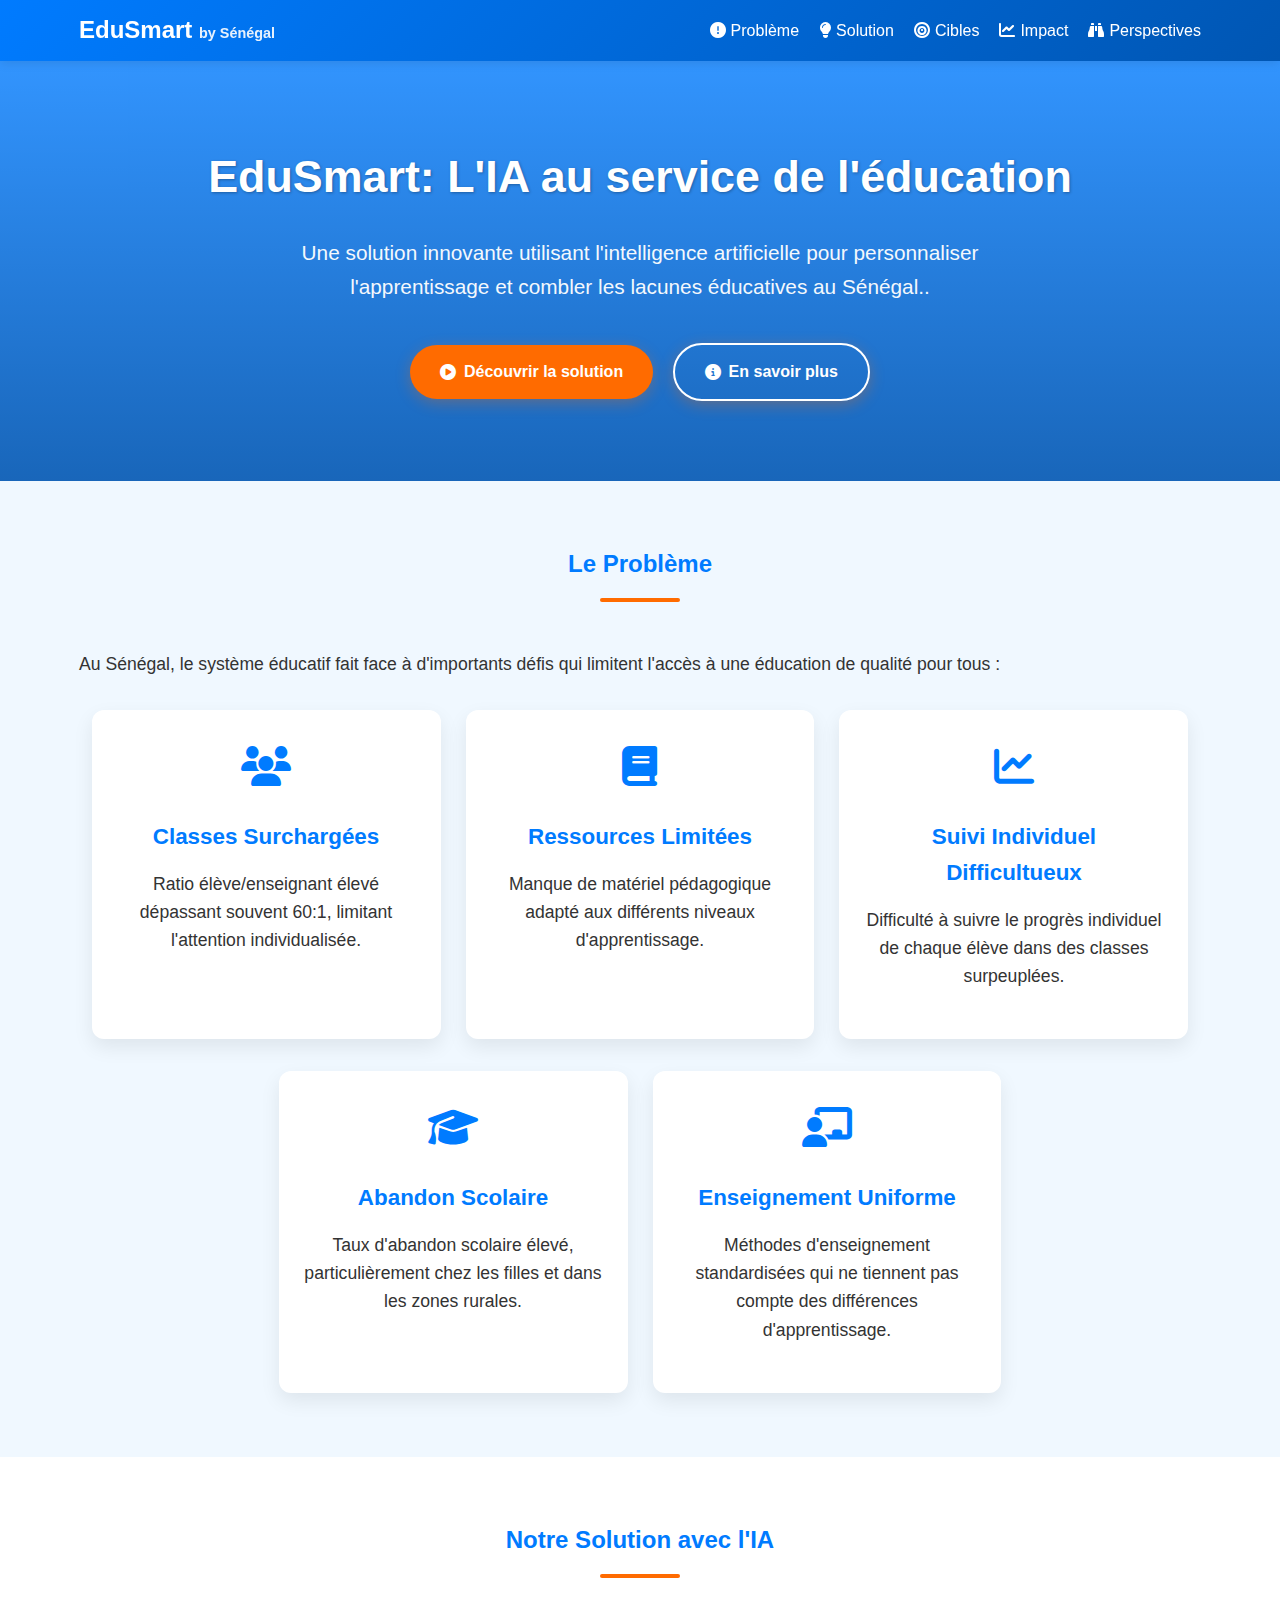
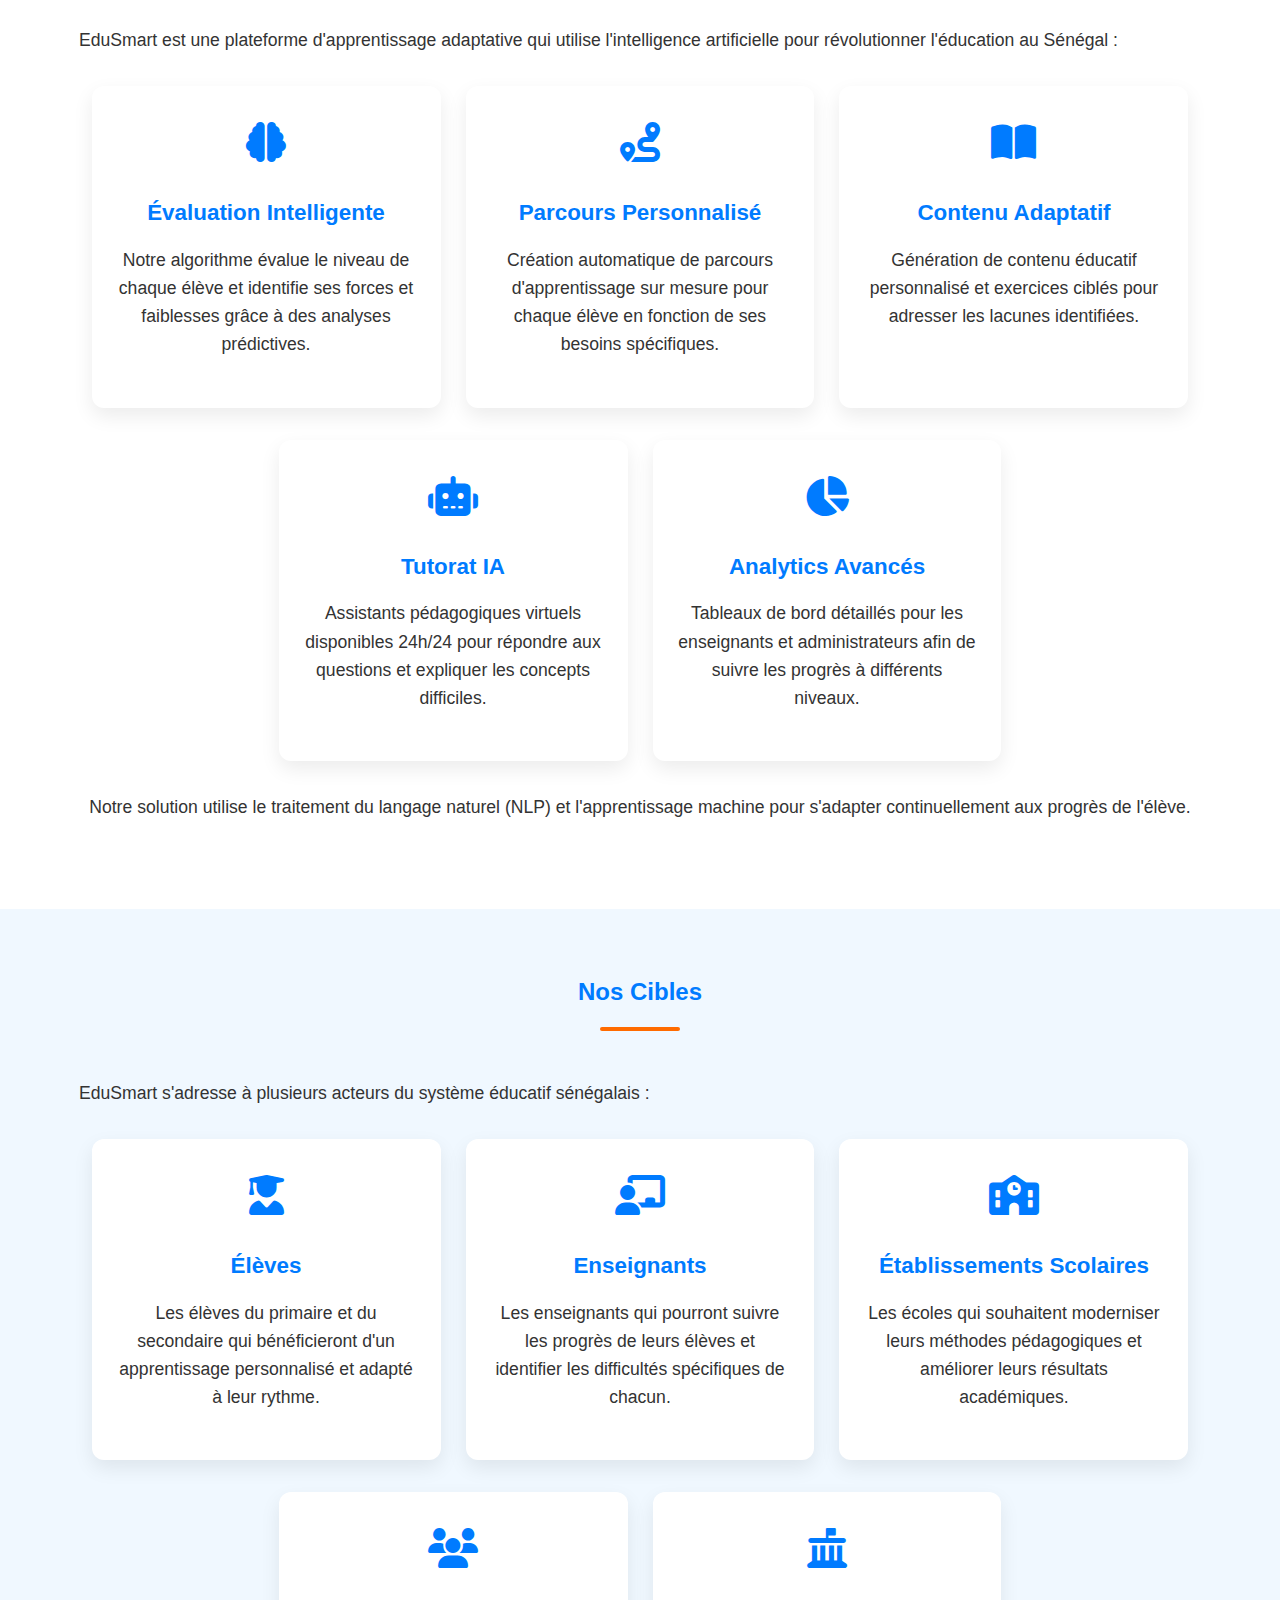
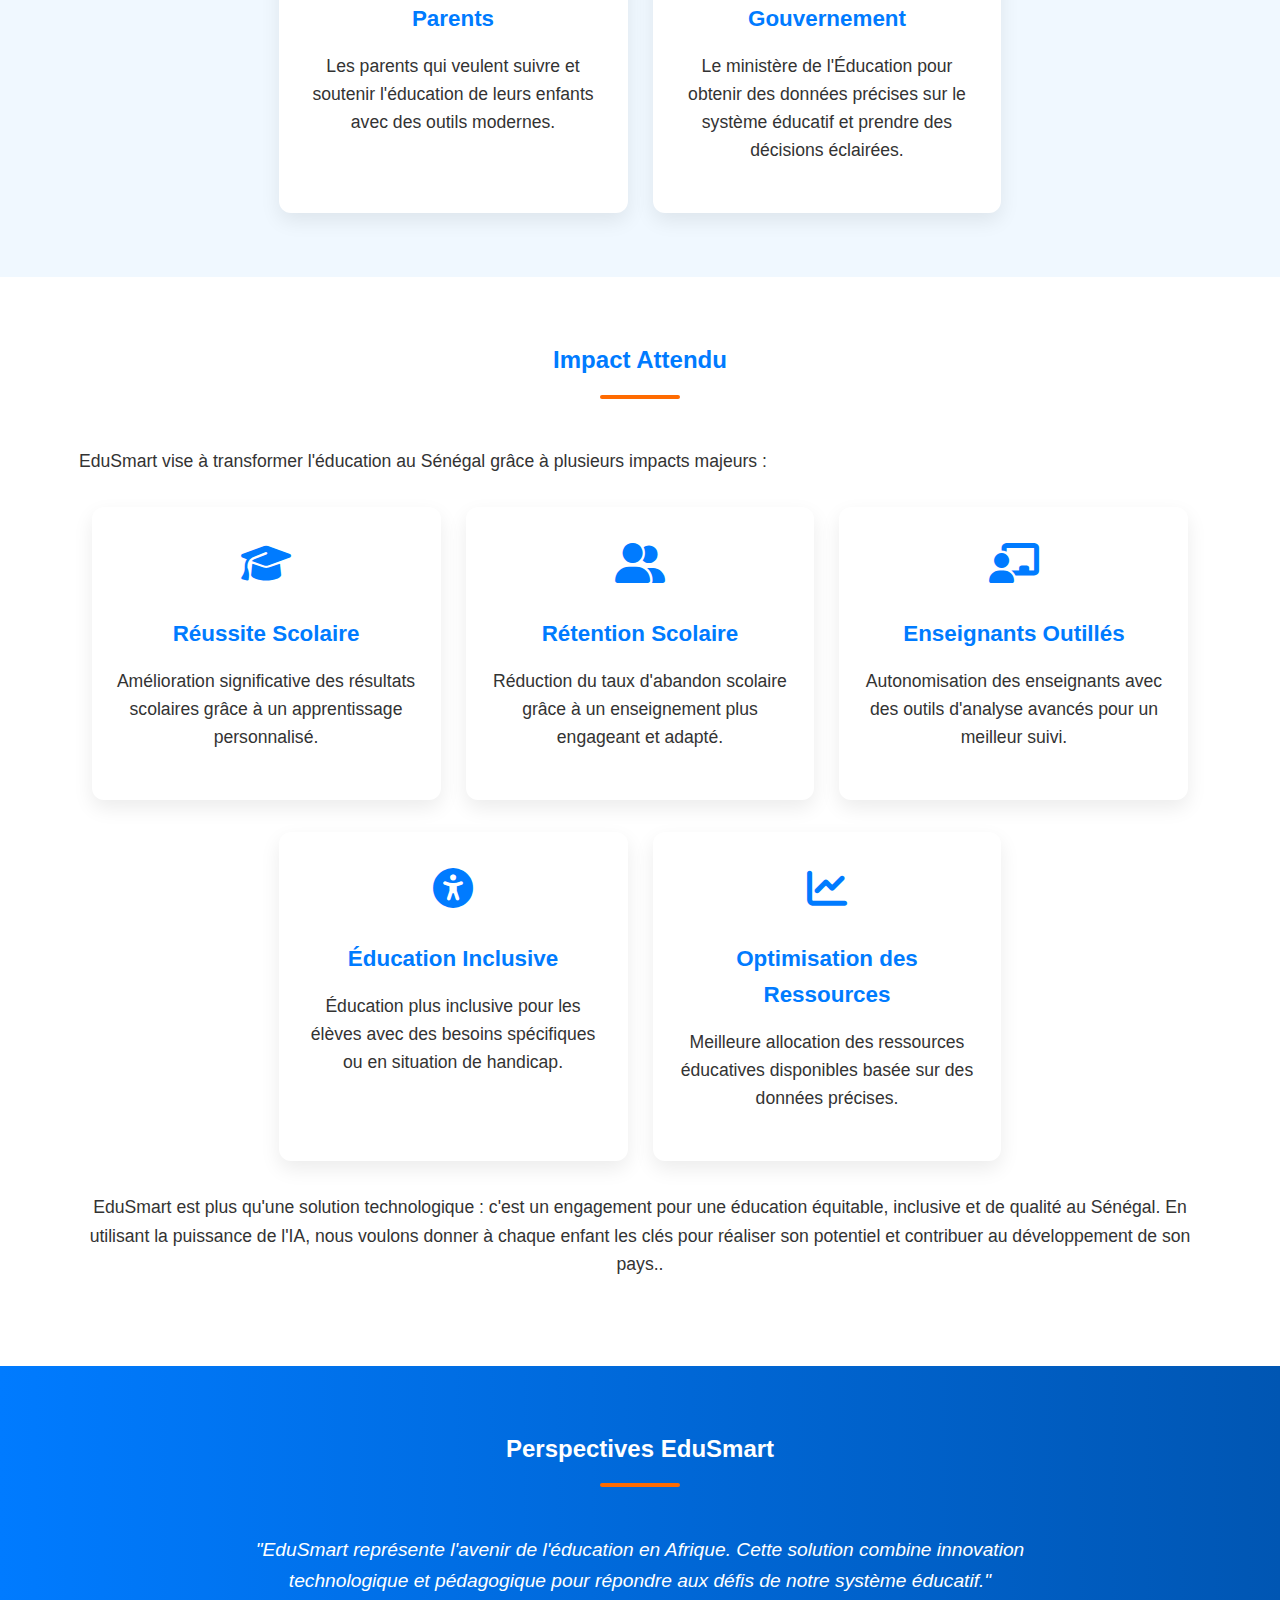
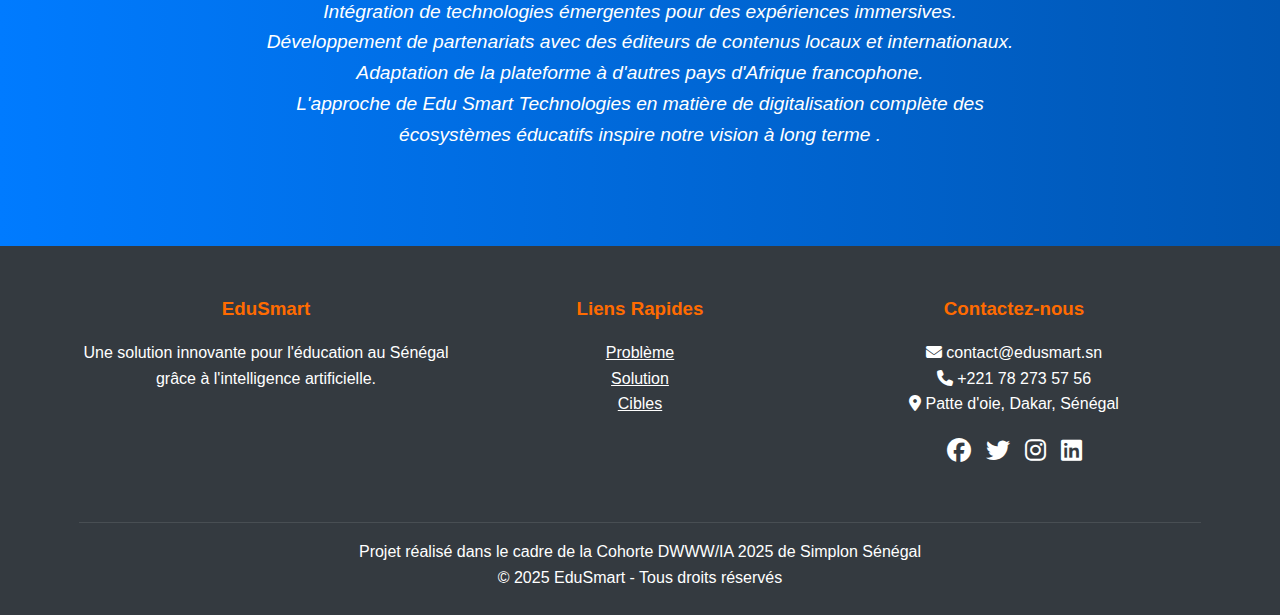
<file: index.html>
<!DOCTYPE html>
<html lang="fr">
<head>
    <meta charset="UTF-8">
    <meta name="viewport" content="width=device-width, initial-scale=1.0">
    <title>EduSmart - Solution IA pour l'Éducation</title>
    <link rel="stylesheet" href="style.css">
    <link rel="stylesheet" href="https://cdnjs.cloudflare.com/ajax/libs/font-awesome/6.4.0/css/all.min.css">
    
</head>
<body>
    <!-- En-tête -->
    <header>
        <div class="container">
            <div class="header-content">
                <div class="logo">
                    <div class="logo-text">
                        <h1>EduSmart <span>by Sénégal</span></h1>
                    </div>
                </div>
                
                <button class="menu-toggle" id="menuToggle">
                    <i class="fas fa-bars"></i>
                </button>
                
                <nav id="mainNav">
                    <ul>
                        <li><a href="#problem"><i class="fas fa-exclamation-circle"></i> Problème</a></li>
                        <li><a href="#solution"><i class="fas fa-lightbulb"></i> Solution</a></li>
                        <li><a href="#target"><i class="fas fa-bullseye"></i> Cibles</a></li>
                        <li><a href="#impact"><i class="fas fa-chart-line"></i> Impact</a></li>
                        <li><a href="#perspectives"><i class="fas fa-binoculars"></i> Perspectives</a></li>
                    </ul>
                </nav>
            </div>
        </div>
    </header>

    <!-- Hero Section -->
    <section class="hero">
        <div class="container">
            <h2>EduSmart: L'IA au service de l'éducation</h2>
            <p>Une solution innovante utilisant l'intelligence artificielle pour personnaliser l'apprentissage et combler les lacunes éducatives au Sénégal..</p>
            <div class="btn-container">
                <a href="#solution" class="btn"><i class="fas fa-play-circle"></i> Découvrir la solution</a>
                <a href="#contact" class="btn btn-outline"><i class="fas fa-info-circle"></i> En savoir plus</a>
            </div>
        </div>
    </section>

    <!-- Problème Section -->
    <section id="problem" class="section problem-section">
        <div class="container">
            <h2 class="section-title">Le Problème</h2>
            <p>Au Sénégal, le système éducatif fait face à d'importants défis qui limitent l'accès à une éducation de qualité pour tous :</p>
            
            <div class="features">
                <div class="feature-card">
                    <div class="feature-icon">
                        <i class="fas fa-users"></i>
                    </div>
                    <h3>Classes Surchargées</h3>
                    <p>Ratio élève/enseignant élevé dépassant souvent 60:1, limitant l'attention individualisée.</p>
                </div>
                
                <div class="feature-card">
                    <div class="feature-icon">
                        <i class="fas fa-book"></i>
                    </div>
                    <h3>Ressources Limitées</h3>
                    <p>Manque de matériel pédagogique adapté aux différents niveaux d'apprentissage.</p>
                </div>
                
                <div class="feature-card">
                    <div class="feature-icon">
                        <i class="fas fa-chart-line"></i>
                    </div>
                    <h3>Suivi Individuel Difficultueux</h3>
                    <p>Difficulté à suivre le progrès individuel de chaque élève dans des classes surpeuplées.</p>
                </div>
            </div>
            
            <div class="features">
                <div class="feature-card">
                    <div class="feature-icon">
                        <i class="fas fa-graduation-cap"></i>
                    </div>
                    <h3>Abandon Scolaire</h3>
                    <p>Taux d'abandon scolaire élevé, particulièrement chez les filles et dans les zones rurales.</p>
                </div>
                
                <div class="feature-card">
                    <div class="feature-icon">
                        <i class="fas fa-chalkboard-teacher"></i>
                    </div>
                    <h3>Enseignement Uniforme</h3>
                    <p>Méthodes d'enseignement standardisées qui ne tiennent pas compte des différences d'apprentissage.</p>
                </div>
            </div>
        </div>
    </section>

    <!-- Solution Section -->
    <section id="solution" class="section solution-section">
        <div class="container">
            <h2 class="section-title">Notre Solution avec l'IA</h2>
            <p>EduSmart est une plateforme d'apprentissage adaptative qui utilise l'intelligence artificielle pour révolutionner l'éducation au Sénégal :</p>
            
            <div class="features">
                <div class="feature-card">
                    <div class="feature-icon">
                        <i class="fas fa-brain"></i>
                    </div>
                    <h3>Évaluation Intelligente</h3>
                    <p>Notre algorithme évalue le niveau de chaque élève et identifie ses forces et faiblesses grâce à des analyses prédictives.</p>
                </div>
                
                <div class="feature-card">
                    <div class="feature-icon">
                        <i class="fas fa-route"></i>
                    </div>
                    <h3>Parcours Personnalisé</h3>
                    <p>Création automatique de parcours d'apprentissage sur mesure pour chaque élève en fonction de ses besoins spécifiques.</p>
                </div>
                
                <div class="feature-card">
                    <div class="feature-icon">
                        <i class="fas fa-book-open"></i>
                    </div>
                    <h3>Contenu Adaptatif</h3>
                    <p>Génération de contenu éducatif personnalisé et exercices ciblés pour adresser les lacunes identifiées.</p>
                </div>
            </div>
            
            <div class="features">
                <div class="feature-card">
                    <div class="feature-icon">
                        <i class="fas fa-robot"></i>
                    </div>
                    <h3>Tutorat IA</h3>
                    <p>Assistants pédagogiques virtuels disponibles 24h/24 pour répondre aux questions et expliquer les concepts difficiles.</p>
                </div>
                
                <div class="feature-card">
                    <div class="feature-icon">
                        <i class="fas fa-chart-pie"></i>
                    </div>
                    <h3>Analytics Avancés</h3>
                    <p>Tableaux de bord détaillés pour les enseignants et administrateurs afin de suivre les progrès à différents niveaux.</p>
                </div>
            </div>
            
            <p style="text-align: center; margin-top: 2rem;">Notre solution utilise le traitement du langage naturel (NLP) et l'apprentissage machine pour s'adapter continuellement aux progrès de l'élève.</p>
        </div>
    </section>

    <!-- Cibles Section -->
    <section id="target" class="section target-section">
        <div class="container">
            <h2 class="section-title">Nos Cibles</h2>
            <p>EduSmart s'adresse à plusieurs acteurs du système éducatif sénégalais :</p>
            
            <div class="features">
                <div class="feature-card">
                    <div class="feature-icon">
                        <i class="fas fa-user-graduate"></i>
                    </div>
                    <h3>Élèves</h3>
                    <p>Les élèves du primaire et du secondaire qui bénéficieront d'un apprentissage personnalisé et adapté à leur rythme.</p>
                </div>
                
                <div class="feature-card">
                    <div class="feature-icon">
                        <i class="fas fa-chalkboard-teacher"></i>
                    </div>
                    <h3>Enseignants</h3>
                    <p>Les enseignants qui pourront suivre les progrès de leurs élèves et identifier les difficultés spécifiques de chacun.</p>
                </div>
                
                <div class="feature-card">
                    <div class="feature-icon">
                        <i class="fas fa-school"></i>
                    </div>
                    <h3>Établissements Scolaires</h3>
                    <p>Les écoles qui souhaitent moderniser leurs méthodes pédagogiques et améliorer leurs résultats académiques.</p>
                </div>
            </div>
            
            <div class="features">
                <div class="feature-card">
                    <div class="feature-icon">
                        <i class="fas fa-users"></i>
                    </div>
                    <h3>Parents</h3>
                    <p>Les parents qui veulent suivre et soutenir l'éducation de leurs enfants avec des outils modernes.</p>
                </div>
                
                <div class="feature-card">
                    <div class="feature-icon">
                      <i class="fa-solid fa-landmark-flag"></i>
                    </div>
                    <h3>Gouvernement</h3>
                    <p>Le ministère de l'Éducation pour obtenir des données précises sur le système éducatif et prendre des décisions éclairées.</p>
                </div>
            </div>
        </div>
    </section>

    <!-- Impact Section -->
    <section id="impact" class="section impact-section">
        <div class="container">
            <h2 class="section-title">Impact Attendu</h2>
            <p>EduSmart vise à transformer l'éducation au Sénégal grâce à plusieurs impacts majeurs :</p>
            
            <div class="features">
                <div class="feature-card">
                    <div class="feature-icon">
                        <i class="fas fa-graduation-cap"></i>
                    </div>
                    <h3>Réussite Scolaire</h3>
                    <p>Amélioration significative des résultats scolaires grâce à un apprentissage personnalisé.</p>
                </div>
                
                <div class="feature-card">
                    <div class="feature-icon">
                        <i class="fas fa-user-friends"></i>
                    </div>
                    <h3>Rétention Scolaire</h3>
                    <p>Réduction du taux d'abandon scolaire grâce à un enseignement plus engageant et adapté.</p>
                </div>
                
                <div class="feature-card">
                    <div class="feature-icon">
                        <i class="fas fa-chalkboard-teacher"></i>
                    </div>
                    <h3>Enseignants Outillés</h3>
                    <p>Autonomisation des enseignants avec des outils d'analyse avancés pour un meilleur suivi.</p>
                </div>
            </div>
            
            <div class="features">
                <div class="feature-card">
                    <div class="feature-icon">
                        <i class="fas fa-universal-access"></i>
                    </div>
                    <h3>Éducation Inclusive</h3>
                    <p>Éducation plus inclusive pour les élèves avec des besoins spécifiques ou en situation de handicap.</p>
                </div>
                
                <div class="feature-card">
                    <div class="feature-icon">
                        <i class="fas fa-chart-line"></i>
                    </div>
                    <h3>Optimisation des Ressources</h3>
                    <p>Meilleure allocation des ressources éducatives disponibles basée sur des données précises.</p>
                </div>
            </div>
            
            <p style="text-align: center; margin-top: 2rem;">EduSmart est plus qu'une solution technologique : c'est un engagement pour une éducation équitable, inclusive et de qualité au Sénégal. 
                En utilisant la puissance de l'IA, nous voulons donner à chaque enfant les clés 
                pour réaliser son potentiel et contribuer au développement de son pays..</p>
        </div>
    </section>

    <!-- Témoignages Section -->
    <section id="perspectives" class="testimonials">
        <div class="container">
            <h2 class="section-title" style="color: white;">Perspectives EduSmart</h2>
            <div class="testimonial-container">
                <p class="testimonial">"EduSmart représente l'avenir de l'éducation en Afrique. Cette solution combine innovation technologique et pédagogique pour répondre aux défis de notre système éducatif." <br>
                    Intégration de technologies émergentes pour des expériences immersives. <br>

Développement de partenariats avec des éditeurs de contenus locaux et internationaux. <br>
Adaptation de la plateforme à d'autres pays d'Afrique francophone. <br>
L'approche de Edu Smart Technologies en matière de digitalisation complète des écosystèmes éducatifs inspire notre vision à long terme .
</p>
                <p class="testimonial-author"></p>
            </div>
        </div>
    </section>

    

    <!-- Pied de page -->
    <footer>
        <div class="container">
            <div class="footer-content">
                <div class="footer-section">
                    <h3>EduSmart</h3>
                    <p>Une solution innovante pour l'éducation au Sénégal grâce à l'intelligence artificielle.
                        
                    </p>
                </div>
                
                <div class="footer-section">
                    <h3>Liens Rapides</h3>
                    <p><a href="#problem" style="color: white;">Problème</a></p>
                    <p><a href="#solution" style="color: white;">Solution</a></p>
                    <p><a href="#target" style="color: white;">Cibles</a></p>
                </div>
                
                <div class="footer-section contact">
                    <h3>Contactez-nous</h3>
                    <p><i class="fas fa-envelope"></i> contact@edusmart.sn</p>
                    <p><i class="fas fa-phone"></i> +221 78 273 57 56</p>
                    <p><i class="fas fa-map-marker-alt"></i> Patte d'oie, Dakar, Sénégal</p>
                    <div class="social-icons">
                <a href="#"><i class="fab fa-facebook"></i></a>
                <a href="#"><i class="fab fa-twitter"></i></a>
                <a href="#"><i class="fab fa-instagram"></i></a>
                <a href="#"><i class="fab fa-linkedin"></i></a>
            </div>
                </div>
            </div>
            
            <div class="copyright">
                <p>Projet réalisé dans le cadre de la Cohorte DWWW/IA 2025 de Simplon Sénégal</p>
                <p>© 2025 EduSmart - Tous droits réservés</p>
            </div>
        </div>
    </footer>

    <script>
        // Menu mobile toggle
        document.getElementById('menuToggle').addEventListener('click', function() {
            document.getElementById('mainNav').classList.toggle('active');
        });
        
        // Smooth scrolling for navigation links
        document.querySelectorAll('a[href^="#"]').forEach(anchor => {
            anchor.addEventListener('click', function (e) {
                e.preventDefault();
                
                const targetId = this.getAttribute('href');
                if (targetId === '#') return;
                
                const targetElement = document.querySelector(targetId);
                if (targetElement) {
                    window.scrollTo({
                        top: targetElement.offsetTop - 80,
                        behavior: 'smooth'
                    });
                    
                    // Close mobile menu if open
                    document.getElementById('mainNav').classList.remove('active');
                }
            });
        });
    </script>
</body>
</html>
</file>
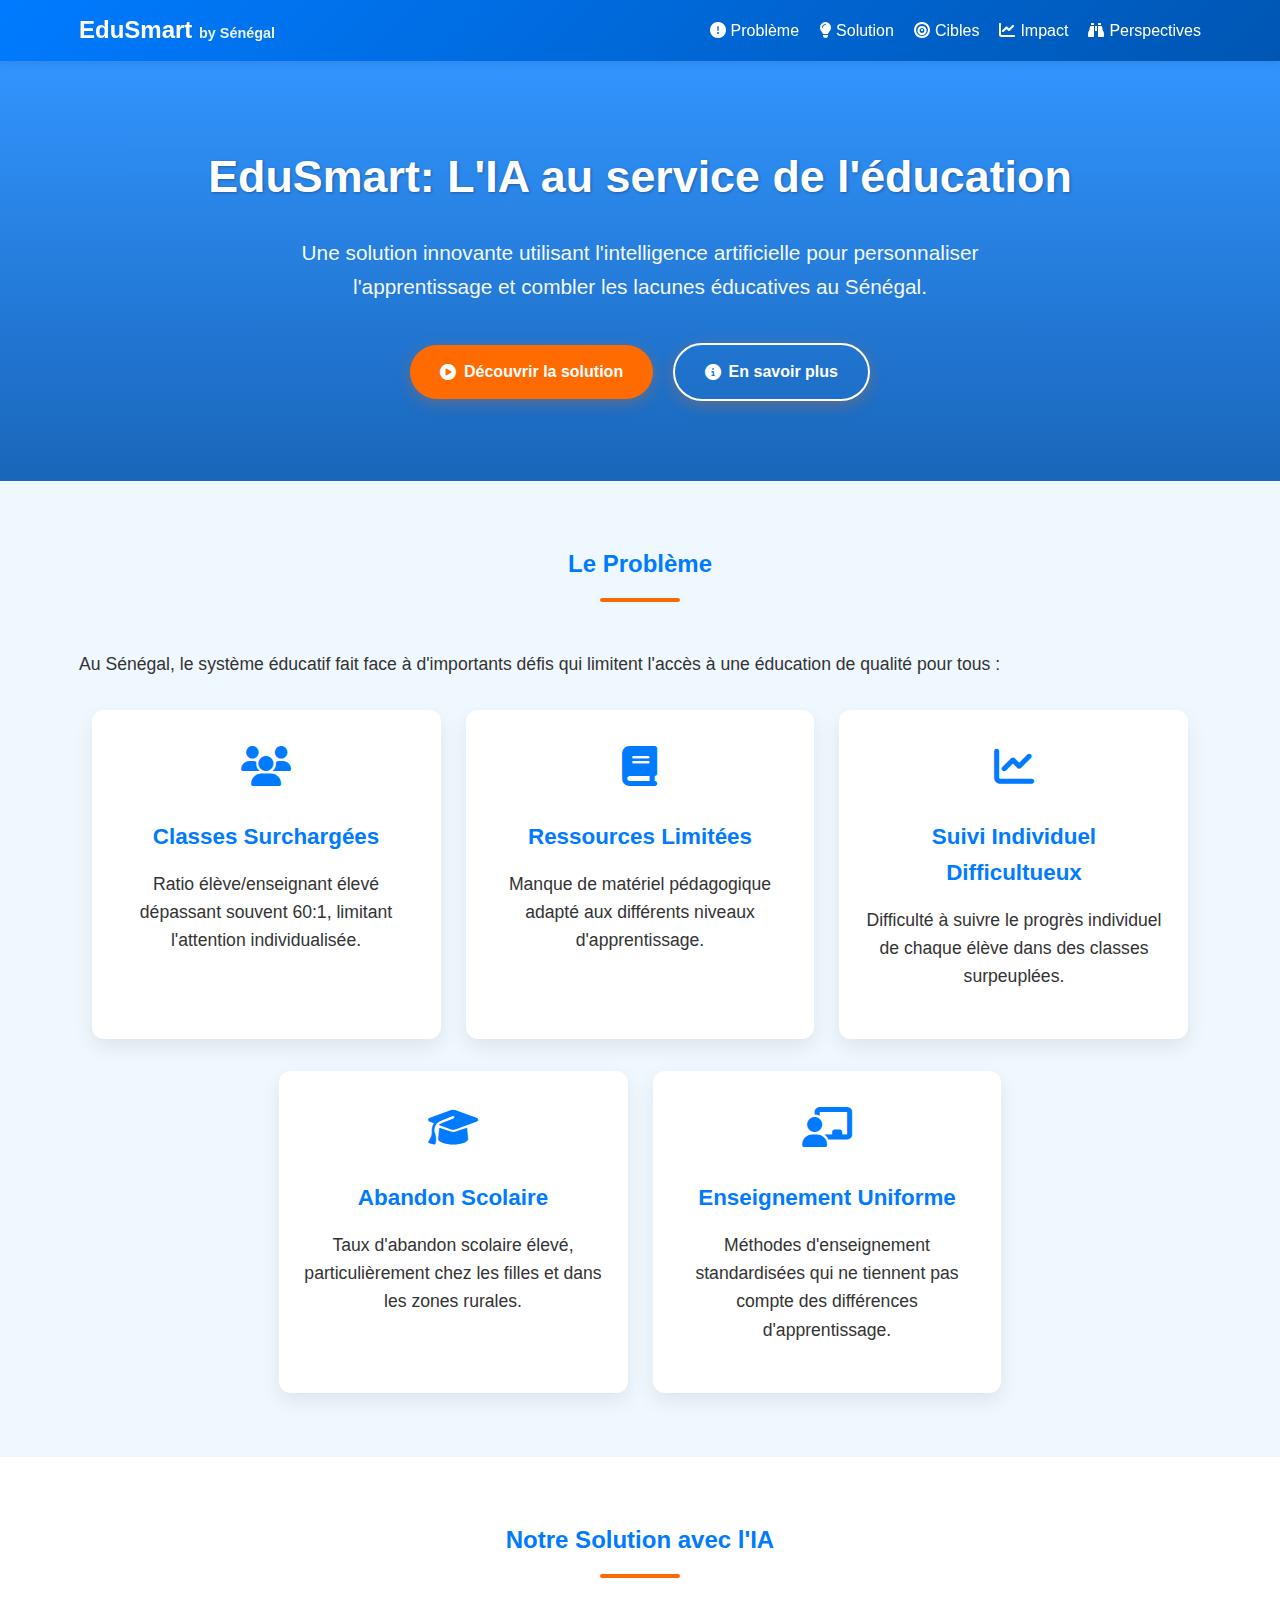
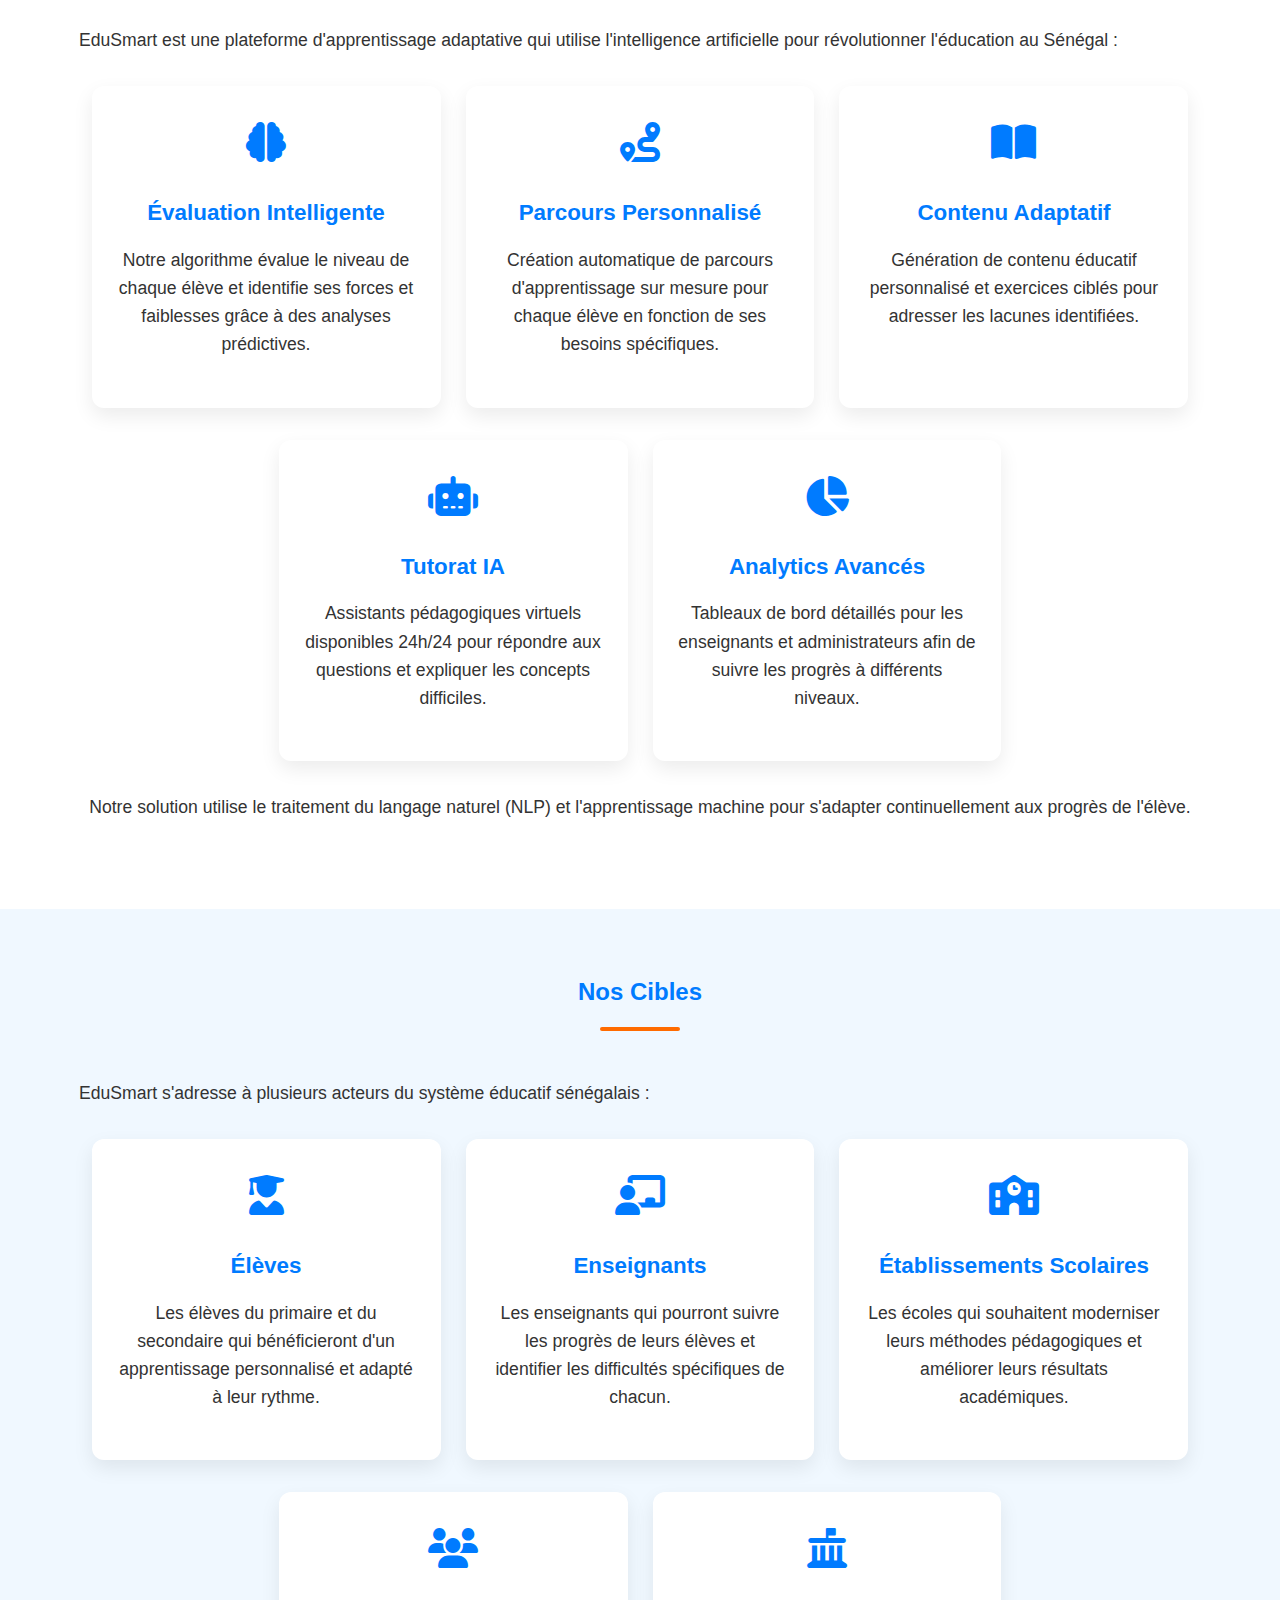
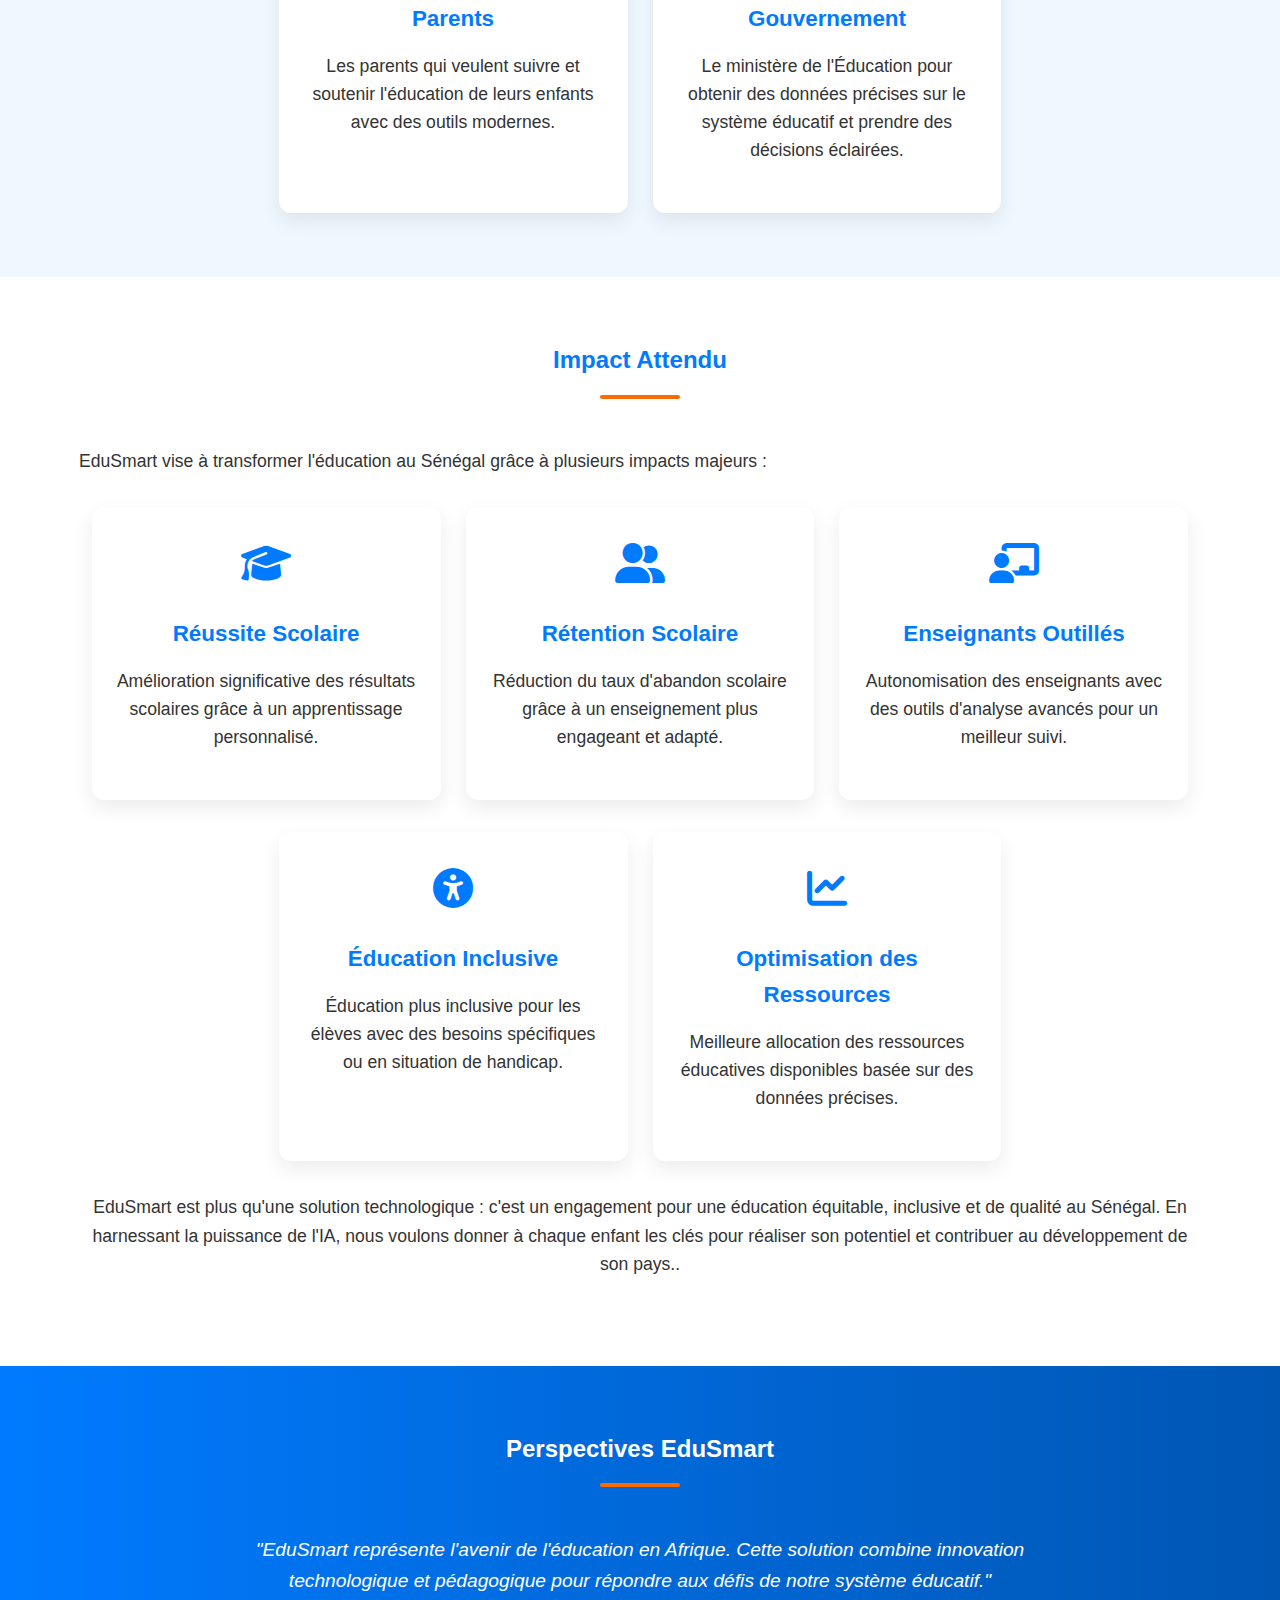
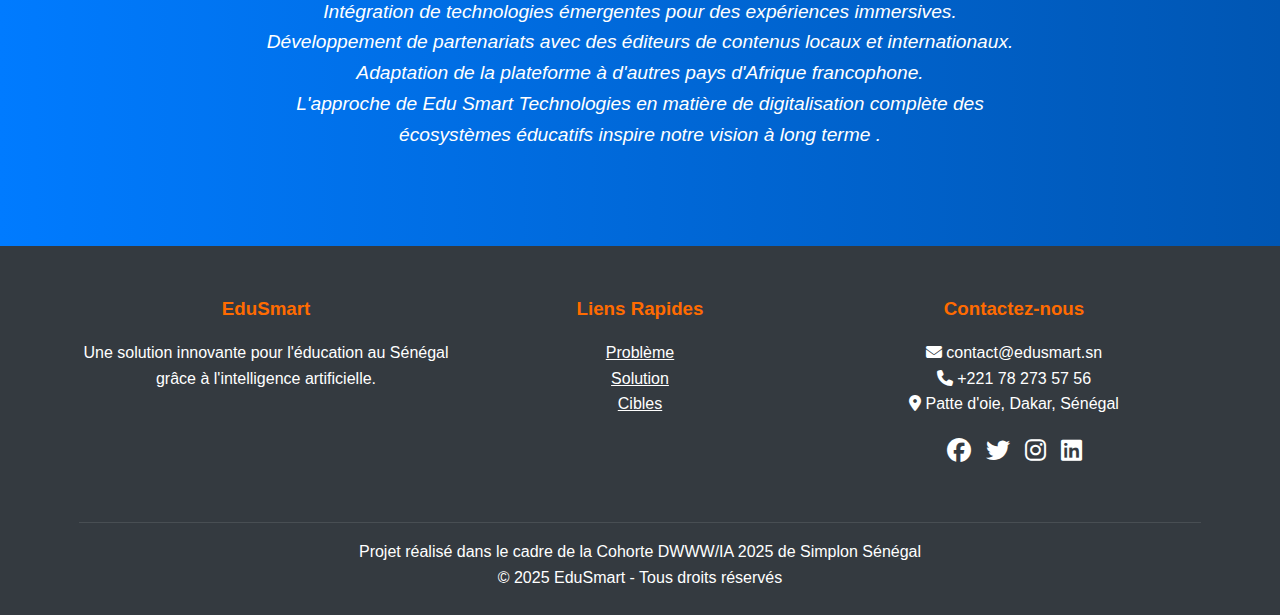
<file: edu-smart.html>
<!DOCTYPE html>
<html lang="fr">
<head>
    <meta charset="UTF-8">
    <meta name="viewport" content="width=device-width, initial-scale=1.0">
    <title>EduSmart - Solution IA pour l'Éducation</title>
    <link rel="stylesheet" href="style.css">
    <link rel="stylesheet" href="https://cdnjs.cloudflare.com/ajax/libs/font-awesome/6.4.0/css/all.min.css">
    
</head>
<body>
    <!-- En-tête -->
    <header>
        <div class="container">
            <div class="header-content">
                <div class="logo">
                    <div class="logo-text">
                        <h1>EduSmart <span>by Sénégal</span></h1>
                    </div>
                </div>
                
                <button class="menu-toggle" id="menuToggle">
                    <i class="fas fa-bars"></i>
                </button>
                
                <nav id="mainNav">
                    <ul>
                        <li><a href="#problem"><i class="fas fa-exclamation-circle"></i> Problème</a></li>
                        <li><a href="#solution"><i class="fas fa-lightbulb"></i> Solution</a></li>
                        <li><a href="#target"><i class="fas fa-bullseye"></i> Cibles</a></li>
                        <li><a href="#impact"><i class="fas fa-chart-line"></i> Impact</a></li>
                        <li><a href="#perspectives"><i class="fas fa-binoculars"></i> Perspectives</a></li>
                    </ul>
                </nav>
            </div>
        </div>
    </header>

    <!-- Hero Section -->
    <section class="hero">
        <div class="container">
            <h2>EduSmart: L'IA au service de l'éducation</h2>
            <p>Une solution innovante utilisant l'intelligence artificielle pour personnaliser l'apprentissage et combler les lacunes éducatives au Sénégal.</p>
            <div class="btn-container">
                <a href="#solution" class="btn"><i class="fas fa-play-circle"></i> Découvrir la solution</a>
                <a href="#contact" class="btn btn-outline"><i class="fas fa-info-circle"></i> En savoir plus</a>
            </div>
        </div>
    </section>

    <!-- Problème Section -->
    <section id="problem" class="section problem-section">
        <div class="container">
            <h2 class="section-title">Le Problème</h2>
            <p>Au Sénégal, le système éducatif fait face à d'importants défis qui limitent l'accès à une éducation de qualité pour tous :</p>
            
            <div class="features">
                <div class="feature-card">
                    <div class="feature-icon">
                        <i class="fas fa-users"></i>
                    </div>
                    <h3>Classes Surchargées</h3>
                    <p>Ratio élève/enseignant élevé dépassant souvent 60:1, limitant l'attention individualisée.</p>
                </div>
                
                <div class="feature-card">
                    <div class="feature-icon">
                        <i class="fas fa-book"></i>
                    </div>
                    <h3>Ressources Limitées</h3>
                    <p>Manque de matériel pédagogique adapté aux différents niveaux d'apprentissage.</p>
                </div>
                
                <div class="feature-card">
                    <div class="feature-icon">
                        <i class="fas fa-chart-line"></i>
                    </div>
                    <h3>Suivi Individuel Difficultueux</h3>
                    <p>Difficulté à suivre le progrès individuel de chaque élève dans des classes surpeuplées.</p>
                </div>
            </div>
            
            <div class="features">
                <div class="feature-card">
                    <div class="feature-icon">
                        <i class="fas fa-graduation-cap"></i>
                    </div>
                    <h3>Abandon Scolaire</h3>
                    <p>Taux d'abandon scolaire élevé, particulièrement chez les filles et dans les zones rurales.</p>
                </div>
                
                <div class="feature-card">
                    <div class="feature-icon">
                        <i class="fas fa-chalkboard-teacher"></i>
                    </div>
                    <h3>Enseignement Uniforme</h3>
                    <p>Méthodes d'enseignement standardisées qui ne tiennent pas compte des différences d'apprentissage.</p>
                </div>
            </div>
        </div>
    </section>

    <!-- Solution Section -->
    <section id="solution" class="section solution-section">
        <div class="container">
            <h2 class="section-title">Notre Solution avec l'IA</h2>
            <p>EduSmart est une plateforme d'apprentissage adaptative qui utilise l'intelligence artificielle pour révolutionner l'éducation au Sénégal :</p>
            
            <div class="features">
                <div class="feature-card">
                    <div class="feature-icon">
                        <i class="fas fa-brain"></i>
                    </div>
                    <h3>Évaluation Intelligente</h3>
                    <p>Notre algorithme évalue le niveau de chaque élève et identifie ses forces et faiblesses grâce à des analyses prédictives.</p>
                </div>
                
                <div class="feature-card">
                    <div class="feature-icon">
                        <i class="fas fa-route"></i>
                    </div>
                    <h3>Parcours Personnalisé</h3>
                    <p>Création automatique de parcours d'apprentissage sur mesure pour chaque élève en fonction de ses besoins spécifiques.</p>
                </div>
                
                <div class="feature-card">
                    <div class="feature-icon">
                        <i class="fas fa-book-open"></i>
                    </div>
                    <h3>Contenu Adaptatif</h3>
                    <p>Génération de contenu éducatif personnalisé et exercices ciblés pour adresser les lacunes identifiées.</p>
                </div>
            </div>
            
            <div class="features">
                <div class="feature-card">
                    <div class="feature-icon">
                        <i class="fas fa-robot"></i>
                    </div>
                    <h3>Tutorat IA</h3>
                    <p>Assistants pédagogiques virtuels disponibles 24h/24 pour répondre aux questions et expliquer les concepts difficiles.</p>
                </div>
                
                <div class="feature-card">
                    <div class="feature-icon">
                        <i class="fas fa-chart-pie"></i>
                    </div>
                    <h3>Analytics Avancés</h3>
                    <p>Tableaux de bord détaillés pour les enseignants et administrateurs afin de suivre les progrès à différents niveaux.</p>
                </div>
            </div>
            
            <p style="text-align: center; margin-top: 2rem;">Notre solution utilise le traitement du langage naturel (NLP) et l'apprentissage machine pour s'adapter continuellement aux progrès de l'élève.</p>
        </div>
    </section>

    <!-- Cibles Section -->
    <section id="target" class="section target-section">
        <div class="container">
            <h2 class="section-title">Nos Cibles</h2>
            <p>EduSmart s'adresse à plusieurs acteurs du système éducatif sénégalais :</p>
            
            <div class="features">
                <div class="feature-card">
                    <div class="feature-icon">
                        <i class="fas fa-user-graduate"></i>
                    </div>
                    <h3>Élèves</h3>
                    <p>Les élèves du primaire et du secondaire qui bénéficieront d'un apprentissage personnalisé et adapté à leur rythme.</p>
                </div>
                
                <div class="feature-card">
                    <div class="feature-icon">
                        <i class="fas fa-chalkboard-teacher"></i>
                    </div>
                    <h3>Enseignants</h3>
                    <p>Les enseignants qui pourront suivre les progrès de leurs élèves et identifier les difficultés spécifiques de chacun.</p>
                </div>
                
                <div class="feature-card">
                    <div class="feature-icon">
                        <i class="fas fa-school"></i>
                    </div>
                    <h3>Établissements Scolaires</h3>
                    <p>Les écoles qui souhaitent moderniser leurs méthodes pédagogiques et améliorer leurs résultats académiques.</p>
                </div>
            </div>
            
            <div class="features">
                <div class="feature-card">
                    <div class="feature-icon">
                        <i class="fas fa-users"></i>
                    </div>
                    <h3>Parents</h3>
                    <p>Les parents qui veulent suivre et soutenir l'éducation de leurs enfants avec des outils modernes.</p>
                </div>
                
                <div class="feature-card">
                    <div class="feature-icon">
                      <i class="fa-solid fa-landmark-flag"></i>
                    </div>
                    <h3>Gouvernement</h3>
                    <p>Le ministère de l'Éducation pour obtenir des données précises sur le système éducatif et prendre des décisions éclairées.</p>
                </div>
            </div>
        </div>
    </section>

    <!-- Impact Section -->
    <section id="impact" class="section impact-section">
        <div class="container">
            <h2 class="section-title">Impact Attendu</h2>
            <p>EduSmart vise à transformer l'éducation au Sénégal grâce à plusieurs impacts majeurs :</p>
            
            <div class="features">
                <div class="feature-card">
                    <div class="feature-icon">
                        <i class="fas fa-graduation-cap"></i>
                    </div>
                    <h3>Réussite Scolaire</h3>
                    <p>Amélioration significative des résultats scolaires grâce à un apprentissage personnalisé.</p>
                </div>
                
                <div class="feature-card">
                    <div class="feature-icon">
                        <i class="fas fa-user-friends"></i>
                    </div>
                    <h3>Rétention Scolaire</h3>
                    <p>Réduction du taux d'abandon scolaire grâce à un enseignement plus engageant et adapté.</p>
                </div>
                
                <div class="feature-card">
                    <div class="feature-icon">
                        <i class="fas fa-chalkboard-teacher"></i>
                    </div>
                    <h3>Enseignants Outillés</h3>
                    <p>Autonomisation des enseignants avec des outils d'analyse avancés pour un meilleur suivi.</p>
                </div>
            </div>
            
            <div class="features">
                <div class="feature-card">
                    <div class="feature-icon">
                        <i class="fas fa-universal-access"></i>
                    </div>
                    <h3>Éducation Inclusive</h3>
                    <p>Éducation plus inclusive pour les élèves avec des besoins spécifiques ou en situation de handicap.</p>
                </div>
                
                <div class="feature-card">
                    <div class="feature-icon">
                        <i class="fas fa-chart-line"></i>
                    </div>
                    <h3>Optimisation des Ressources</h3>
                    <p>Meilleure allocation des ressources éducatives disponibles basée sur des données précises.</p>
                </div>
            </div>
            
            <p style="text-align: center; margin-top: 2rem;">EduSmart est plus qu'une solution technologique : c'est un engagement pour une éducation équitable, inclusive et de qualité au Sénégal. En harnessant la puissance de l'IA, nous voulons donner à chaque enfant les clés 
                pour réaliser son potentiel et contribuer au développement de son pays..</p>
        </div>
    </section>

    <!-- Témoignages Section -->
    <section id="perspectives" class="testimonials">
        <div class="container">
            <h2 class="section-title" style="color: white;">Perspectives EduSmart</h2>
            <div class="testimonial-container">
                <p class="testimonial">"EduSmart représente l'avenir de l'éducation en Afrique. Cette solution combine innovation technologique et pédagogique pour répondre aux défis de notre système éducatif." <br>
                    Intégration de technologies émergentes pour des expériences immersives. <br>

Développement de partenariats avec des éditeurs de contenus locaux et internationaux. <br>
Adaptation de la plateforme à d'autres pays d'Afrique francophone. <br>
L'approche de Edu Smart Technologies en matière de digitalisation complète des écosystèmes éducatifs inspire notre vision à long terme .
</p>
                <p class="testimonial-author"></p>
            </div>
        </div>
    </section>

    

    <!-- Pied de page -->
    <footer>
        <div class="container">
            <div class="footer-content">
                <div class="footer-section">
                    <h3>EduSmart</h3>
                    <p>Une solution innovante pour l'éducation au Sénégal grâce à l'intelligence artificielle.
                        
                    </p>
                </div>
                
                <div class="footer-section">
                    <h3>Liens Rapides</h3>
                    <p><a href="#problem" style="color: white;">Problème</a></p>
                    <p><a href="#solution" style="color: white;">Solution</a></p>
                    <p><a href="#target" style="color: white;">Cibles</a></p>
                </div>
                
                <div class="footer-section contact">
                    <h3>Contactez-nous</h3>
                    <p><i class="fas fa-envelope"></i> contact@edusmart.sn</p>
                    <p><i class="fas fa-phone"></i> +221 78 273 57 56</p>
                    <p><i class="fas fa-map-marker-alt"></i> Patte d'oie, Dakar, Sénégal</p>
                    <div class="social-icons">
                <a href="#"><i class="fab fa-facebook"></i></a>
                <a href="#"><i class="fab fa-twitter"></i></a>
                <a href="#"><i class="fab fa-instagram"></i></a>
                <a href="#"><i class="fab fa-linkedin"></i></a>
            </div>
                </div>
            </div>
            
            <div class="copyright">
                <p>Projet réalisé dans le cadre de la Cohorte DWWW/IA 2025 de Simplon Sénégal</p>
                <p>© 2025 EduSmart - Tous droits réservés</p>
            </div>
        </div>
    </footer>

    <script>
        // Menu mobile toggle
        document.getElementById('menuToggle').addEventListener('click', function() {
            document.getElementById('mainNav').classList.toggle('active');
        });
        
        // Smooth scrolling for navigation links
        document.querySelectorAll('a[href^="#"]').forEach(anchor => {
            anchor.addEventListener('click', function (e) {
                e.preventDefault();
                
                const targetId = this.getAttribute('href');
                if (targetId === '#') return;
                
                const targetElement = document.querySelector(targetId);
                if (targetElement) {
                    window.scrollTo({
                        top: targetElement.offsetTop - 80,
                        behavior: 'smooth'
                    });
                    
                    // Close mobile menu if open
                    document.getElementById('mainNav').classList.remove('active');
                }
            });
        });
    </script>
</body>
</html>
</file>
<file: style.css>
/* Reset et styles de base */
        * {
            margin: 0;
            padding: 0;
            box-sizing: border-box;
            font-family: 'Segoe UI', Tahoma, Geneva, Verdana, sans-serif;
        }
        
        :root {
            --primary: #007bff;
            --secondary: #0056b3;
            --accent: #ff6b00;
            --light: #f8f9fa;
            --dark: #343a40;
            --success: #28a745;
        }
        
        body {
            line-height: 1.6;
            color: #333;
            background-color: #f9f9f9;
        }
        
        .container {
            width: 90%;
            max-width: 1200px;
            margin: 0 auto;
            padding: 0 15px;
        }
        
        /* En-tête */
        header {
            background: linear-gradient(135deg, var(--primary) 0%, var(--secondary) 100%);
            color: white;
            padding: 1rem 0;
            box-shadow: 0 2px 10px rgba(0,0,0,0.1);
            position: sticky;
            top: 0;
            z-index: 100;
        }
        
        .header-content {
            display: flex;
            align-items: center;
            justify-content: space-between;
        }
        
        .logo {
            display: flex;
            align-items: center;
            gap: 10px;
        }
        
        .logo img {
            height: 40px;
        }
        
        .logo-text {
            display: flex;
            flex-direction: column;
        }
        
        .logo h1 {
            font-size: 1.5rem;
            line-height: 1.2;
        }
        
        .logo span {
            font-size: 0.9rem;
            opacity: 0.9;
        }
        
        nav ul {
            display: flex;
            list-style: none;
        }
        
        nav ul li {
            margin-left: 20px;
        }
        
        nav ul li a {
            color: white;
            text-decoration: none;
            font-weight: 500;
            transition: opacity 0.3s;
            display: flex;
            align-items: center;
            gap: 5px;
        }
        
        nav ul li a:hover {
            opacity: 0.8;
        }
        
        .menu-toggle {
            display: none;
            background: none;
            border: none;
            color: white;
            font-size: 1.5rem;
            cursor: pointer;
        }
        
        /* Hero Section */
        .hero {
            padding: 5rem 0;
            text-align: center;
            background: linear-gradient(rgba(0, 123, 255, 0.8), rgba(0, 86, 179, 0.9)), url('data:image/svg+xml;utf8,<svg xmlns="http://www.w3.org/2000/svg" width="100" height="100" viewBox="0 0 100 100"><rect fill="%23ffffff" opacity="0.2" width="10" height="10"/></svg>');
            background-size: cover;
            color: white;
        }
        
        .hero h2 {
            font-size: 2.8rem;
            margin-bottom: 1.5rem;
            text-shadow: 1px 1px 3px rgba(0,0,0,0.3);
        }
        
        .hero p {
            font-size: 1.3rem;
            max-width: 800px;
            margin: 0 auto 2.5rem;
            opacity: 0.95;
        }
        
        .btn {
            display: inline-flex;
            align-items: center;
            gap: 8px;
            background: var(--accent);
            color: white;
            padding: 14px 30px;
            border-radius: 30px;
            text-decoration: none;
            font-weight: bold;
            transition: all 0.3s;
            box-shadow: 0 4px 15px rgba(255, 107, 0, 0.3);
        }
        
        .btn:hover {
            background: #ff852b;
            transform: translateY(-3px);
            box-shadow: 0 6px 20px rgba(255, 107, 0, 0.4);
        }
        
        .btn-outline {
            background: transparent;
            border: 2px solid white;
            margin-left: 15px;
        }
        
        .btn-outline:hover {
            background: rgba(255, 255, 255, 0.1);
        }
        
        /* Sections de contenu */
        .section {
            padding: 4rem 0;
        }
        
        .section-title {
            text-align: center;
            margin-bottom: 3rem;
            color: var(--primary);
            position: relative;
        }
        
        .section-title:after {
            content: '';
            display: block;
            width: 80px;
            height: 4px;
            background: var(--accent);
            margin: 15px auto;
            border-radius: 2px;
        }
        
        .section p {
            margin-bottom: 1.5rem;
            font-size: 1.1rem;
        }
        
        .problem-section {
            background-color: #f0f8ff;
        }
        
        .solution-section {
            background-color: white;
        }
        
        .target-section {
            background-color: #f0f8ff;
        }
        
        .impact-section {
            background-color: white;
        }
        
        /* Cartes de fonctionnalités */
        .features {
            display: flex;
            flex-wrap: wrap;
            justify-content: center;
            gap: 25px;
            margin-top: 2rem;
        }
        
        .feature-card {
            flex: 0 0 calc(33.333% - 25px);
            background: white;
            padding: 25px;
            border-radius: 12px;
            box-shadow: 0 8px 20px rgba(0,0,0,0.08);
            transition: all 0.3s ease;
            text-align: center;
        }
        
        .feature-card:hover {
            transform: translateY(-10px);
            box-shadow: 0 12px 25px rgba(0,0,0,0.15);
        }
        
        .feature-icon {
            font-size: 2.5rem;
            color: var(--primary);
            margin-bottom: 20px;
        }
        
        .feature-card h3 {
            color: var(--primary);
            margin-bottom: 15px;
            font-size: 1.4rem;
        }
        
        /* Section témoignages */
        .testimonials {
            background: linear-gradient(to right, #007bff, #0056b3);
            color: white;
            text-align: center;
            padding: 4rem 0;
        }
        
        .testimonial-container {
            max-width: 800px;
            margin: 0 auto;
        }
        
        .testimonial {
            font-style: italic;
            font-size: 1.2rem;
            margin-bottom: 2rem;
        }
        
        .testimonial-author {
            font-weight: bold;
            font-style: normal;
        }
        
        /* Section contact */
        .contact-section {
            background-color: var(--light);
            text-align: center;
        }
        
        /* Pied de page */
        footer {
            background: var(--dark);
            color: white;
            padding: 3rem 0 1.5rem;
            text-align: center;
        }
        
        .footer-content {
            display: flex;
            flex-wrap: wrap;
            justify-content: space-around;
            margin-bottom: 2rem;
        }
        
        .footer-section {
            flex: 1;
            min-width: 250px;
            margin-bottom: 20px;
        }
        
        .footer-section h3 {
            margin-bottom: 1rem;
            color: var(--accent);
        }
        
        .social-icons {
            display: flex;
            justify-content: center;
            gap: 15px;
            margin-top: 15px;
        }
        
        .social-icons a {
            color: white;
            font-size: 1.5rem;
            transition: color 0.3s;
        }
        
        .social-icons a:hover {
            color: var(--accent);
        }
        
        .copyright {
            margin-top: 2rem;
            padding-top: 1rem;
            border-top: 1px solid rgba(255,255,255,0.1);
        }
        
        /* Responsive Design */
        @media (max-width: 992px) {
            .feature-card {
                flex: 0 0 calc(50% - 25px);
            }
        }
        
        @media (max-width: 768px) {
            .header-content {
                flex-direction: column;
                text-align: center;
                gap: 15px;
            }
            
            nav ul {
                margin-top: 15px;
                justify-content: center;
                flex-wrap: wrap;
                gap: 10px;
            }
            
            nav ul li {
                margin: 0 10px;
            }
            
            .hero h2 {
                font-size: 2.2rem;
            }
            
            .hero p {
                font-size: 1.1rem;
            }
            
            .feature-card {
                flex: 0 0 100%;
            }
            
            .btn-container {
                display: flex;
                flex-direction: column;
                gap: 15px;
                align-items: center;
            }
            
            .btn-outline {
                margin-left: 0;
            }
        }
        
        @media (max-width: 576px) {
            .menu-toggle {
                display: block;
                position: absolute;
                top: 15px;
                right: 15px;
            }
            
            nav {
                width: 100%;
                display: none;
            }
            
            nav.active {
                display: block;
            }
            
            nav ul {
                flex-direction: column;
                gap: 10px;
                margin-top: 20px;
            }
            
            .hero {
                padding: 3rem 0;
            }
            
            .hero h2 {
                font-size: 1.8rem;
            }
            
            .section {
                padding: 3rem 0;
            }
        }
</file>
